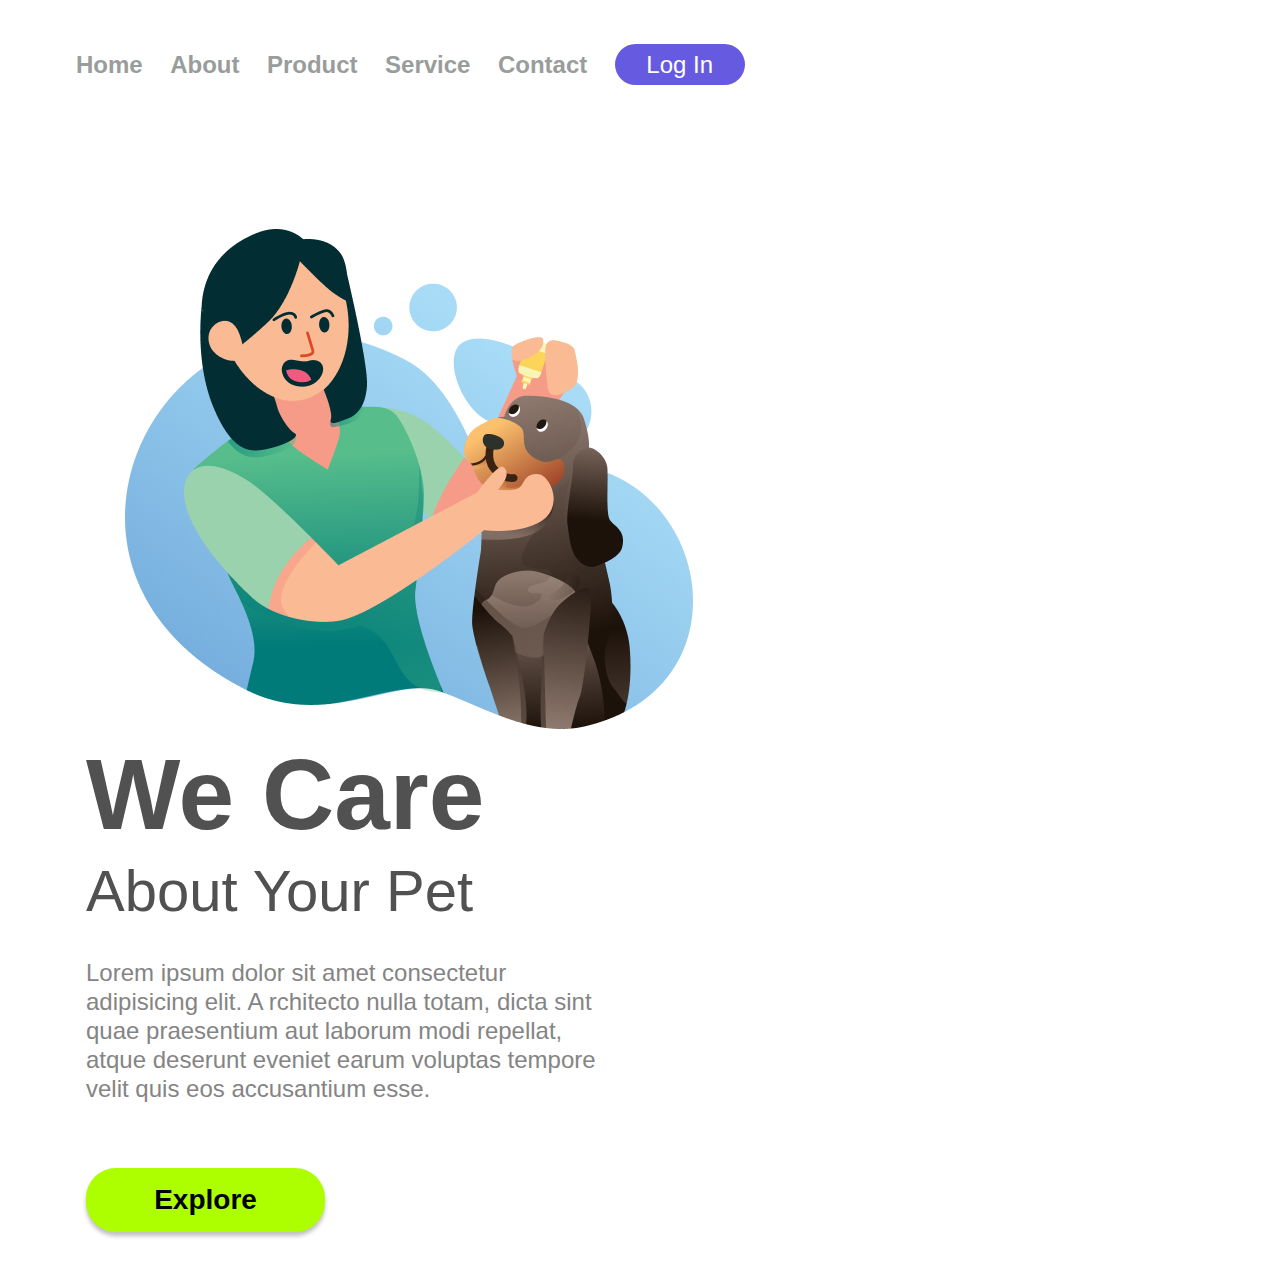
<file: Projeto-02/index.html>
<!DOCTYPE html>
<html lang="pt-br">

<head>
    <meta charset="UTF-8">
    <meta name="viewport" content="width=device-width, initial-scale=1.0">
    <link rel="stylesheet" href="./style.css">
    <link rel="preconnect" href="https://fonts.googleapis.com">
    <link rel="preconnect" href="https://fonts.gstatic.com" crossorigin>
    <link href="https://fonts.googleapis.com/css2?family=Fuggles&family=Roboto:wght@400;500;600;700;900&display=swap"
        rel="stylesheet">
    <title>We Care</title>
</head>

<body>

    <header>
        <a class="link-header">Home</a>
        <a class="link-header">About</a>
        <a class="link-header">Product</a>
        <a class="link-header">Service</a>
        <a class="link-header">Contact</a>
        <button class="button-header">Log In</button>
    </header>
    <main>
        <img class="img-logo" src="./assets/Image-we-care.png" alt="image-we-care">
        <section>
            <h1>We Care</h1>
            <h2>About Your Pet</h2>
            <p>Lorem ipsum dolor sit amet consectetur adipisicing elit. A
                rchitecto nulla totam, dicta sint quae praesentium aut laborum modi repellat,
                atque deserunt eveniet earum voluptas tempore velit quis eos accusantium esse.
            </p>
            <button class="button-main">Explore</button>
        </section>
    </main>
</body>

</html>
</file>
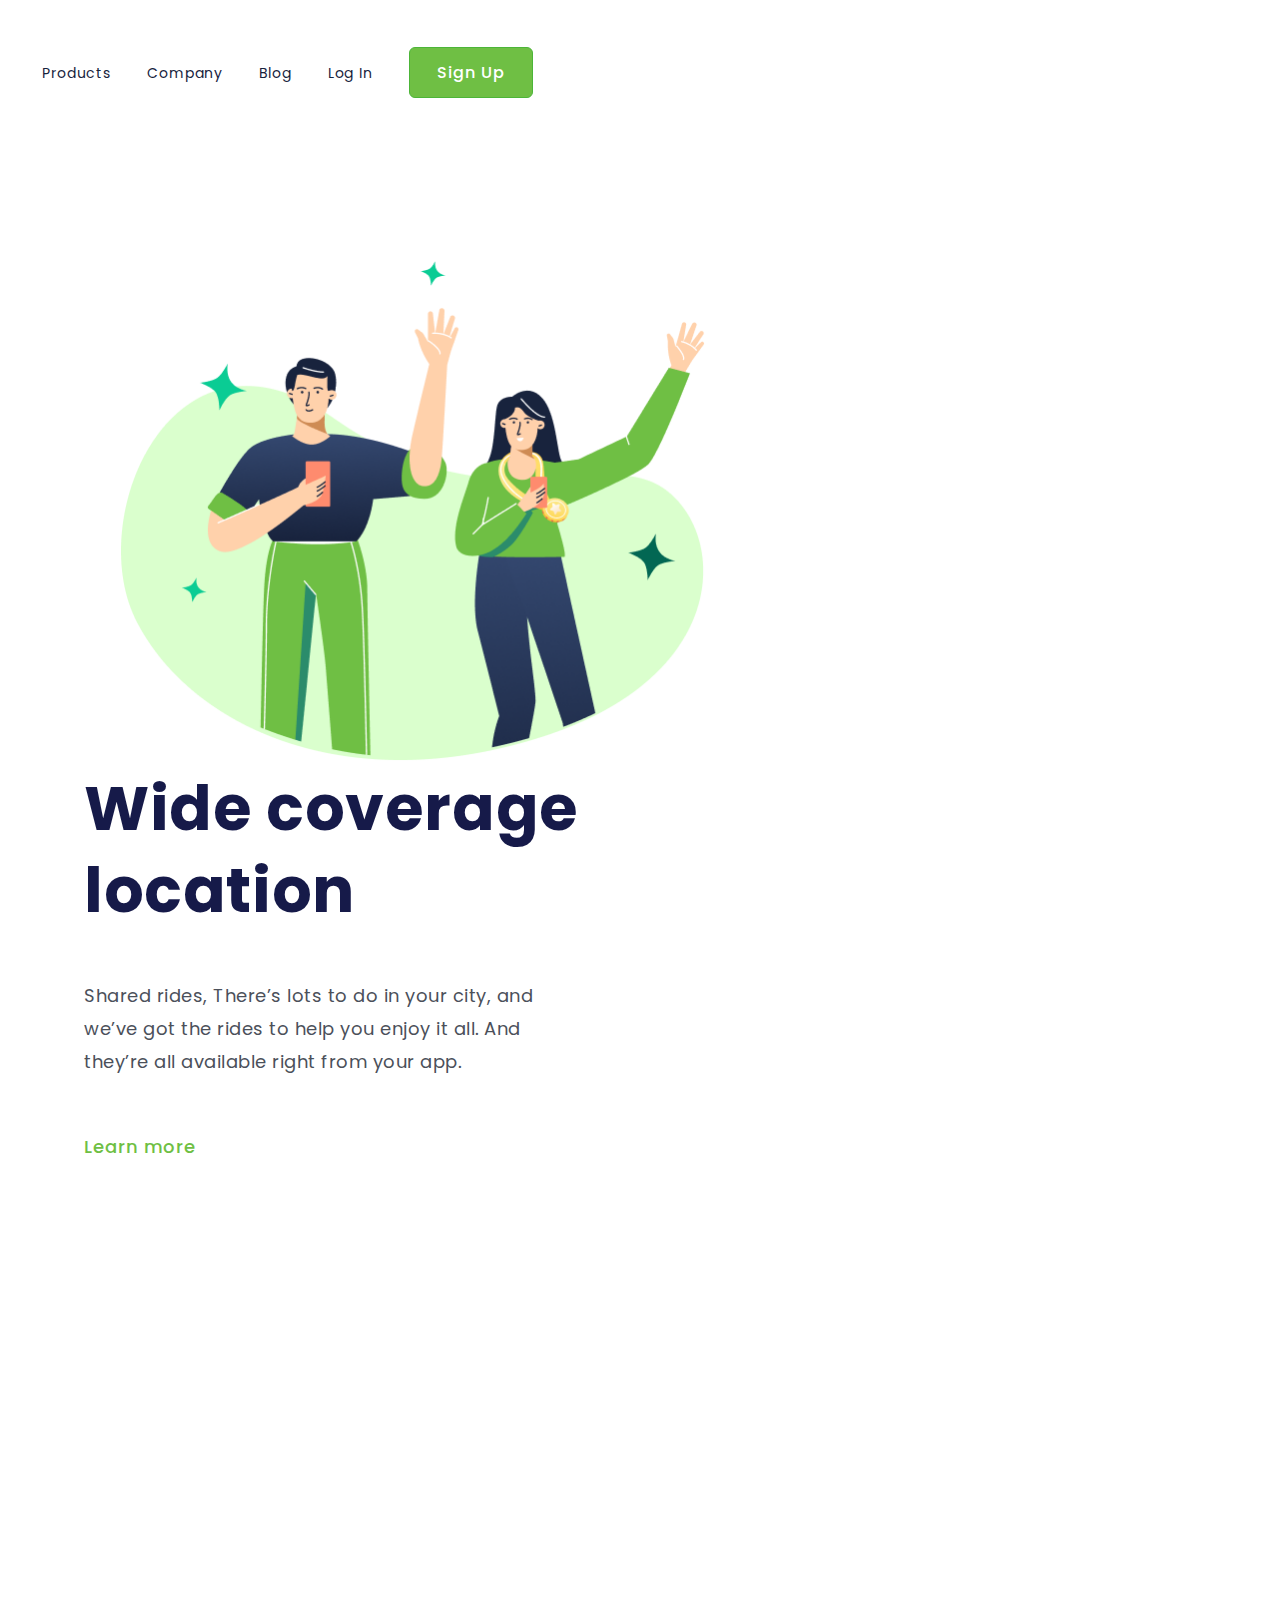
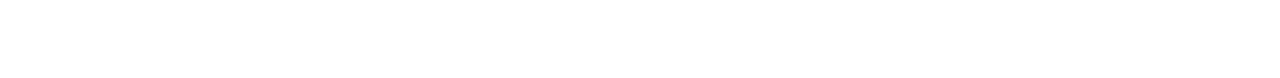
<file: Projeto-03/index.html>
<!DOCTYPE html>
<html lang="pt-br">

<head>
    <meta charset="UTF-8">
    <meta name="viewport" content="width=device-width, initial-scale=1.0">
    <link rel="stylesheet" href="style.css">
    <link rel="preconnect" href="https://fonts.googleapis.com">
    <link rel="preconnect" href="https://fonts.gstatic.com" crossorigin>
    <link
        href="https://fonts.googleapis.com/css2?family=Fuggles&family=Poppins:wght@400;500;700&family=Roboto:wght@400;500;700;900&display=swap"
        rel="stylesheet">
    <title>Wide coverage location</title>
</head>

<body>
    <header>
        <a class="link-header">Products</a>
        <a class="link-header">Company</a>
        <a class="link-header">Blog</a>
        <a class="link-header">Log In</a>
        <button class="button-header">Sign Up</button>
    </header>

    <main>
        <img src="images/Image-Positive-Congratulation.png" alt="happy couple waving">
        <section>
            <h1>Wide coverage location</h1>
            <p>Shared rides, There’s lots to do in your city, and we’ve got the rides to help you enjoy it all.
                And they’re all available right from your app.</p>
            <button class="learn-more">Learn more</button>
        </section>
    </main>
</body>

</html>
</file>
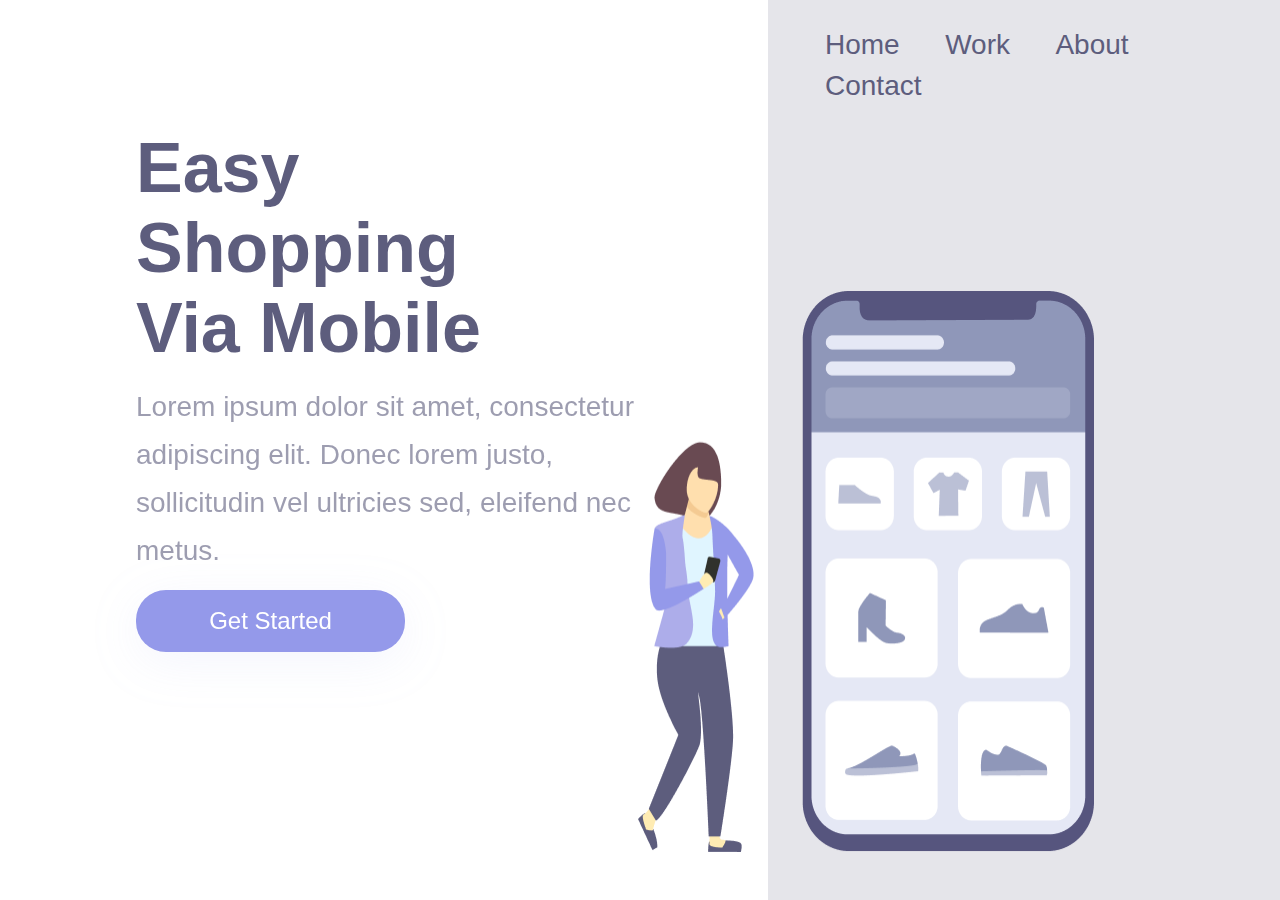
<file: Projeto-4-Responsividade/index.html>
<!DOCTYPE html>
<html lang="pt-br">

<head>
    <meta charset="UTF-8">
    <meta name="viewport" content="width=device-width, initial-scale=1.0">
    <link rel="stylesheet" href="./style.css">
    <title>Projeto Responsivo</title>
</head>

<body>
    <div class="container">
        <section class="left">
            <h1>Easy Shopping Via Mobile</h1>
            <p>Lorem ipsum dolor sit amet, consectetur adipiscing
                elit. Donec lorem justo, sollicitudin vel ultricies sed,
                eleifend nec metus. </p>
            <button>Get Started</button>
        </section>
        <section class="right">
            <header>
                <a class="link-header">Home</a>
                <a class="link-header">Work</a>
                <a class="link-header">About</a>
                <a class="link-header">Contact</a>
            </header>
            <img src="./images/imagem-garota-com-celular.png" alt="garota com celular">
        </section>
    </div>
</body>

</html>
</file>
<file: Projeto-02/style.css>
* {
    font-family: 'Montserrat', sans-serif;
    margin: 0;
    padding: 0;
    box-sizing: border-box;
}

header {
    margin: 44px 0 144px 76px;
}

.link-header {
    color: #989D9C;
    font-size: 24px;
    font-weight: 600;
    line-height: normal;
    cursor: pointer;
    margin-right: 23px;
}

.button-header {
    width: 130px;
    height: 41px;
    border-radius: 20.5px;
    background: #665AE1;
    border: none;
    color: #FFF;
    font-size: 24px;
    font-style: normal;
    line-height: 29px;
    cursor: pointer;
}


.img-logo {
    width: 568px;
    height: 500px;
    margin-left: 125px;
    display: inline-block;
}

section {
    display: inline-block;
    margin-left: 86px;
    margin-bottom: 50px;
}

h1 {
    color: #515151;
    font-size: 100px;
    font-weight: 900;
    line-height: 122px;
}

h2 {
    color: #515151;
    font-size: 58px;
    font-weight: 500;
    line-height: 71px;
}

p {
    color: #848484;
    font-size: 24px;
    font-weight: 400;
    line-height: 29px;
    width: 515px;
    margin-top: 32px;
    margin-bottom: 65px;
}

.button-main {
    width: 239px;
    height: 64px;
    border-radius: 30px;
    background: #ADFF00;
    border: none;
    color: #000;
    font-size: 28px;
    font-weight: 700;
    line-height: 34px;
    cursor: pointer;
    box-shadow: 0px 4px 4px 0px #00000040;
}
</file>
<file: Projeto-03/style.css>
* {
    font-family: 'Poppins', sans-serif;
    margin: 0;
    padding: 0;
    box-sizing: border-box;
}

header {
    margin-top: 47px;
    margin-left: 42px;
}

.link-header {
    color: #17233D;
    text-align: center;
    font-size: 14px;
    font-weight: 400;
    line-height: 21px;
    letter-spacing: 0.875px;
    margin-right: 32px;
    cursor: pointer;
}

.button-header {
    border-radius: 6px;
    border: 1px solid #4CB538;
    background: #6FBF44;
    width: 124px;
    height: 51px;
    flex-shrink: 0;
    color: #FFF;
    font-size: 16px;
    font-weight: 500;
    line-height: 24px;
    letter-spacing: 1px;
    cursor: pointer;
}

img {
    width: 595px;
    height: 500px;
    flex-shrink: 0;
    margin-left: 121px;
    margin-top: 163px;
    display: inline-block;
}

section {
    display: inline-block;
    margin-right: 57px;
    margin-left: 84px;
    margin-bottom: 518px;
}

h1 {
    color: #161A49;
    font-family: Poppins;
    font-size: 62px;
    font-weight: 700;
    line-height: 82px;
    letter-spacing: 0.596px;
    width: 582px;
}

p {
    color: #4B505A;
    font-size: 18px;
    font-weight: 400;
    line-height: 33px;
    letter-spacing: 0.5px;
    width: 493px;
    margin-top: 47px;
    margin-bottom: 55px;
}

.learn-more {
    color: #6FBF44;
    font-size: 18px;
    font-weight: 500;
    line-height: 27px;
    letter-spacing: 1px;
    border: none;
    cursor: pointer;
    background: transparent;
}
</file>
<file: Projeto-4-Responsividade/style.css>
@import url('https://fonts.googleapis.com/css2?family=Fuggles&family=Poppins:wght@400;500;700&family=Roboto&display=swap');

* {
    margin: 0;
    padding: 0;
    box-sizing: border-box;
    font-family: 'Oswald', sans-serif;
}

.container {
    height: 100vh;
    width: 100vw;
}

.left {
    display: inline-block;
    width: 60%;
    padding-left: 136px;
    margin-top: 10%;
}

.right {
    display: inline-block;
    height: 100vh;
    width: 40%;
    position: absolute;
    background: rgba(93, 93, 125, 0.16);
}

h1 {
    color: #5D5D7D;
    font-size: 70px;
    line-height: 80px;
    width: 368px;
}

p {
    color: #5D5D7D;
    font-size: 28px;
    line-height: 48px;
    opacity: 0.6;
    margin: 15px 0;
    width: 540px;
}

button {
    width: 269px;
    height: 62px;
    font-size: 24px;
    line-height: 36px;
    text-align: center;
    cursor: pointer;
    color: #ffffff;
    border: none;
    border-radius: 30px;
    background: #9499EA;
    filter: drop-shadow(0px 10px 24px rgba(148, 153, 234, 0.10));
}

button:hover {
    opacity: 0.8;
}

button:active {
    opacity: 0.5;
}

.link-header {
    color: #5D5D7D;
    font-size: 28px;
    font-style: normal;
    font-weight: 400;
    line-height: 41px;
    margin-right: 41px;
    cursor: pointer;
}

header {
    margin: 24px 0 0 57px;
}

img {
    position: relative;
    top: 15%;
    right: 130px;
    width: 456px;
    height: 561px;
    margin-top: 50px;
}

@media screen and (max-width: 900px) {
    .left {
        width: 100%;
        height: 50%;
        padding: 0;
        margin: 0;
    }

    .right {
        display: block;
        height: auto;
        width: 100%;
        position: static;
        padding: 40px;
    }

    img {
        position: static;
        max-width: 90%;
    }

    header {
        display: none;
    }

    h1 {
        font-size: 36px;
        line-height: 52px;
        width: auto;
        margin: 58px 50px 0 50px;
        text-align: center;
    }

    p {
        text-align: center;
        font-size: 14px;
        line-height: 24px;
        margin: 15px 40px 40px 15px;
        width: auto;
    }

    button {
        margin: 0 auto;
        display: block;
    }

    img {
        width: 90%;
    }

}
</file>
